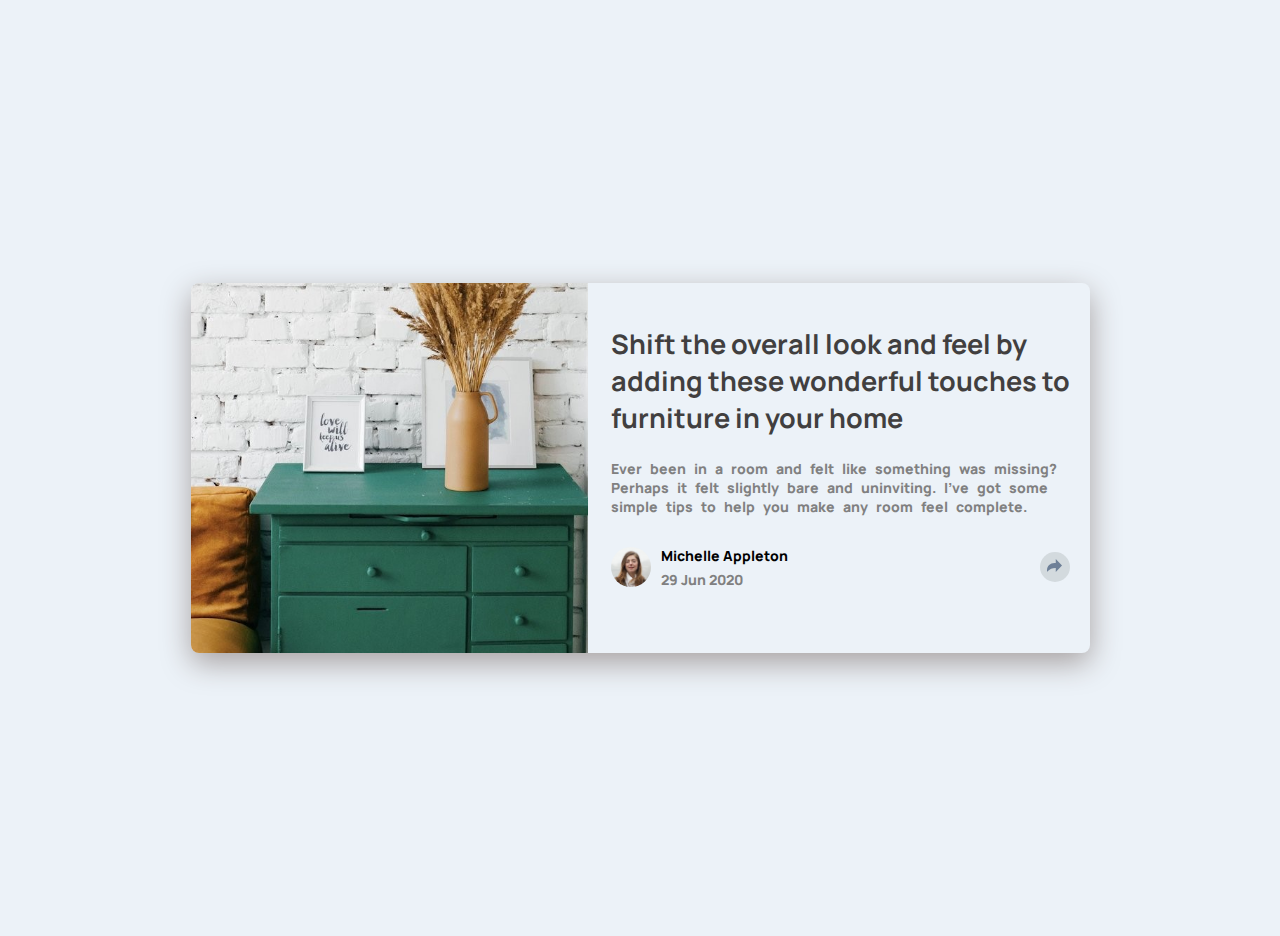
<file: Article Preview Component/index.html>
<!DOCTYPE html>
<html lang="en">

<head>
    <meta charset="UTF-8">
    <meta name="viewport" content="width=device-width, initial-scale=1.0">
    <link rel="stylesheet" href="artice touch.css">
    <link rel="preconnect" href="https://fonts.googleapis.com">
    <link rel="preconnect" href="https://fonts.gstatic.com" crossorigin>
    <link href="https://fonts.googleapis.com/css2?family=Manrope:wght@200..800&family=PT+Sans&display=swap"
        rel="stylesheet">
    <title>Document</title>
</head>

<body>
    <div class="card">
        <div class="banner">
            <img src="./article-preview-component-master/images/drawers.jpg" alt="">
        </div>
        <div class="content">
            <div class="first-section">
                <h2>Shift the overall look and feel by <br /> adding these wonderful
                    touches to <br /> furniture in your home</h2>
            </div>
            <div class="second-section">
                <p>Ever been in a room and felt like something was missing? <br />Perhaps
                    it felt slightly bare and uninviting. I’ve got some <br />simple tips
                    to help you make any room feel complete.</p>
            </div>
            <div class="social-section">
                <div class="profile">
                    <img height="40px" width="40px" style="border-radius: 100px;"
                        src="./article-preview-component-master/images/avatar-michelle.jpg" alt="">
                    <div class="name">
                        <p>Michelle Appleton</p>
                        <p style="color: grey;margin-top: 5px;">29 Jun 2020</p>
                    </div>
                </div>
                <div class="share">
                    <button class="share-button">
                        <img src="./article-preview-component-master/images/icon-share.svg" alt="">
                    </button>
                </div>
            </div>
        </div>
        <div class="sub-share">
            <p>SHARE</p>
            <a href="">
                <img src="./article-preview-component-master/images/icon-facebook.svg" alt="">
            </a><a href="">
                <img src="./article-preview-component-master/images/icon-twitter.svg" alt="">
            </a><a href="">
                <img src="./article-preview-component-master/images/icon-pinterest.svg" alt="">
            </a>
        </div>
    </div>
</body>
<script src="./article preview .js"></script>

</html>
</file>
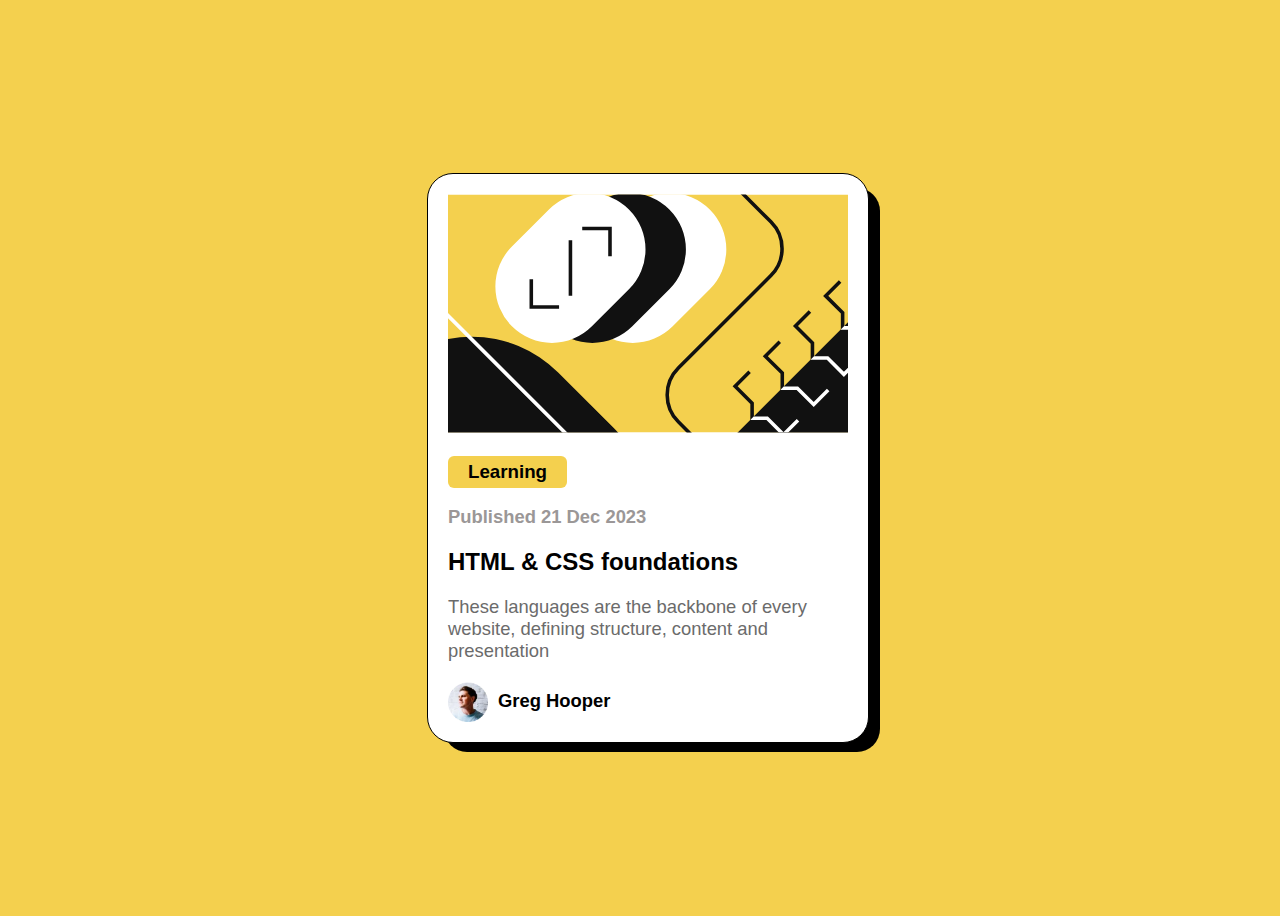
<file: Blog Preview Card/index.html>
<!DOCTYPE html>
<html lang="en">

<head>
    <meta charset="UTF-8">
    <meta name="viewport" content="width=device-width, initial-scale=1.0">
    <link rel="stylesheet" href="blog.css">
    <link rel="stylesheet" href="https://fonts.google.com/specimen/Figtree.css">
    <title>Document</title>
</head>

<body>
    <div class="card">
        <div class="img-box">
            <img src="./blog-preview-card-main/assets/images/illustration-article.svg" alt="">
        </div>
        <div class="img-content">
            <h3>Learning</h3>
            <p style="color: rgb(155, 151, 151);font-weight: 900;">Published 21 Dec 2023</p>
            <h2 style="padding:0;font-weight: 800;">HTML & CSS foundations</h2>
            <p>These languages are the backbone of every <br /> website, defining structure, content and <br />
                presentation </p>
            <div class="profile">
                <img width="40px" height="40px" src="./blog-preview-card-main//assets/images/image-avatar.webp" alt="">
                <p>Greg Hooper</p>
            </div>
        </div>
    </div>
</body>

</html>
</file>
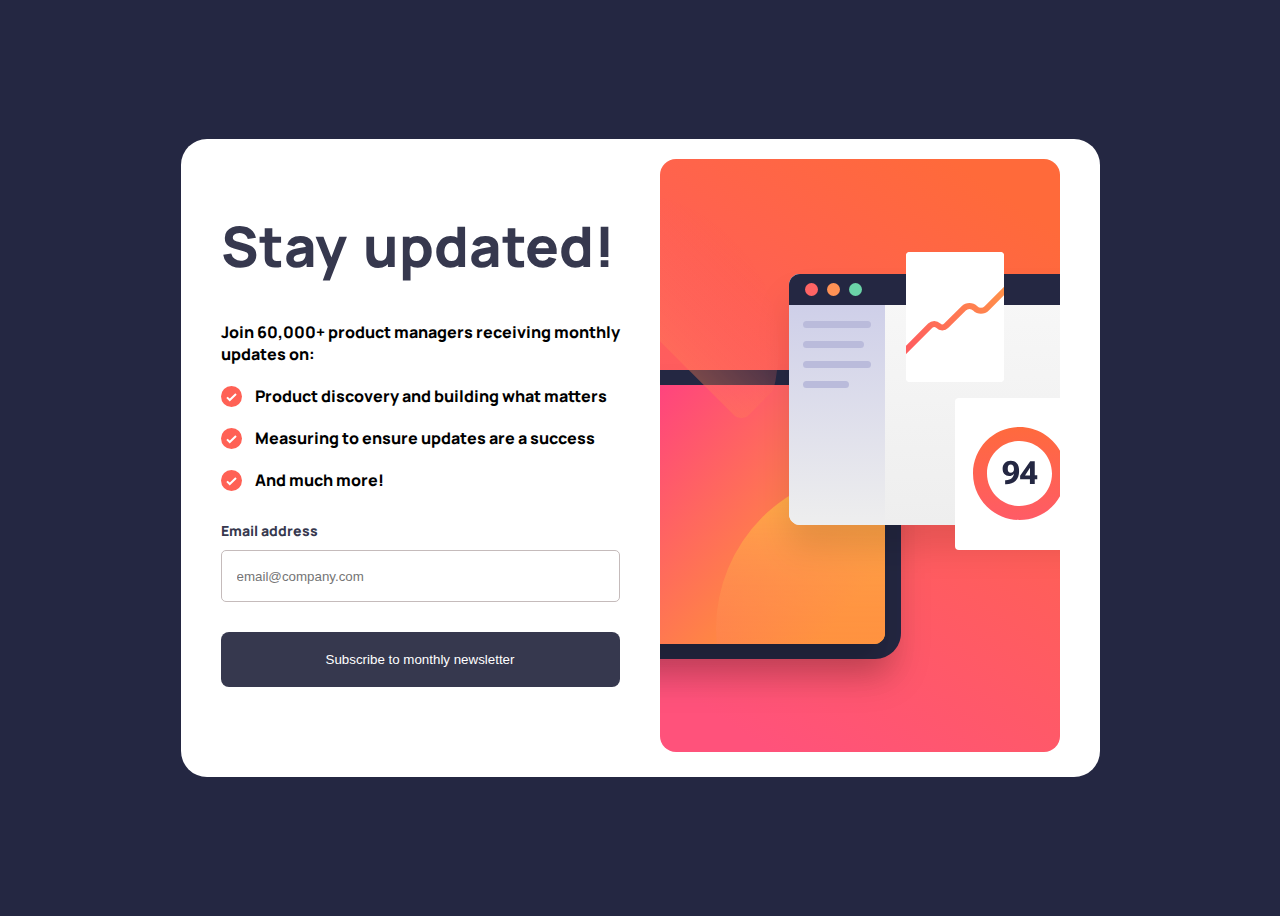
<file: Newsletter Sign-up/index.html>
<!DOCTYPE html>
<html lang="en">

<head>
  <meta charset="UTF-8">
  <meta name="viewport" content="width=device-width, initial-scale=1.0">
  <!-- displays site properly based on user's device -->

  <link rel="icon" type="image/png" sizes="32x32" href="./assets/images/favicon-32x32.png">

  <title>Frontend Mentor | Newsletter sign-up form with success message</title>
  <link rel="preconnect" href="https://fonts.googleapis.com">
  <link rel="preconnect" href="https://fonts.gstatic.com" crossorigin>
  <link
    href="https://fonts.googleapis.com/css2?family=Manrope:wght@200..800&family=PT+Sans&family=Roboto:ital,wght@0,100..900;1,100..900&display=swap"
    rel="stylesheet">
  <link rel="stylesheet" href="newsletter.css">
</head>
<div class="main-container">
  <div class="content">
    <div class="introduction-section">
      <h1>Stay updated!</h1>
      <p> Join 60,000+ product managers receiving monthly <br /> updates on:</p>
      <p><img src="./newsletter-sign-up-with-success-message-main/assets/images/icon-list.svg" alt=""> Product
        discovery and building what matters
      </p>
      <p><img src="./newsletter-sign-up-with-success-message-main/assets/images/icon-list.svg" alt=""> Measuring to
        ensure updates are a success
      </p>
      <p><img src="./newsletter-sign-up-with-success-message-main/assets/images/icon-list.svg" alt=""> And much more!
      </p>
    </div>
    <form action="./submit.html" method="get" name="form" class="newsletter-form">
      <label for="email">Email address</label>
      <input type="email" name="email" required placeholder="email@company.com" id="email">
      <button type="submit">Subscribe to monthly newsletter</button>
    </form>
  </div>
  <div class="banner">
    <img src="./newsletter-sign-up-with-success-message-main/assets/images/illustration-sign-up-desktop.svg"
      alt="illustration-sign-up-desktop">
  </div>
  <div>
  </div>
</div>
</body>
<script src="newsletter.js"></script>

</html>
</file>
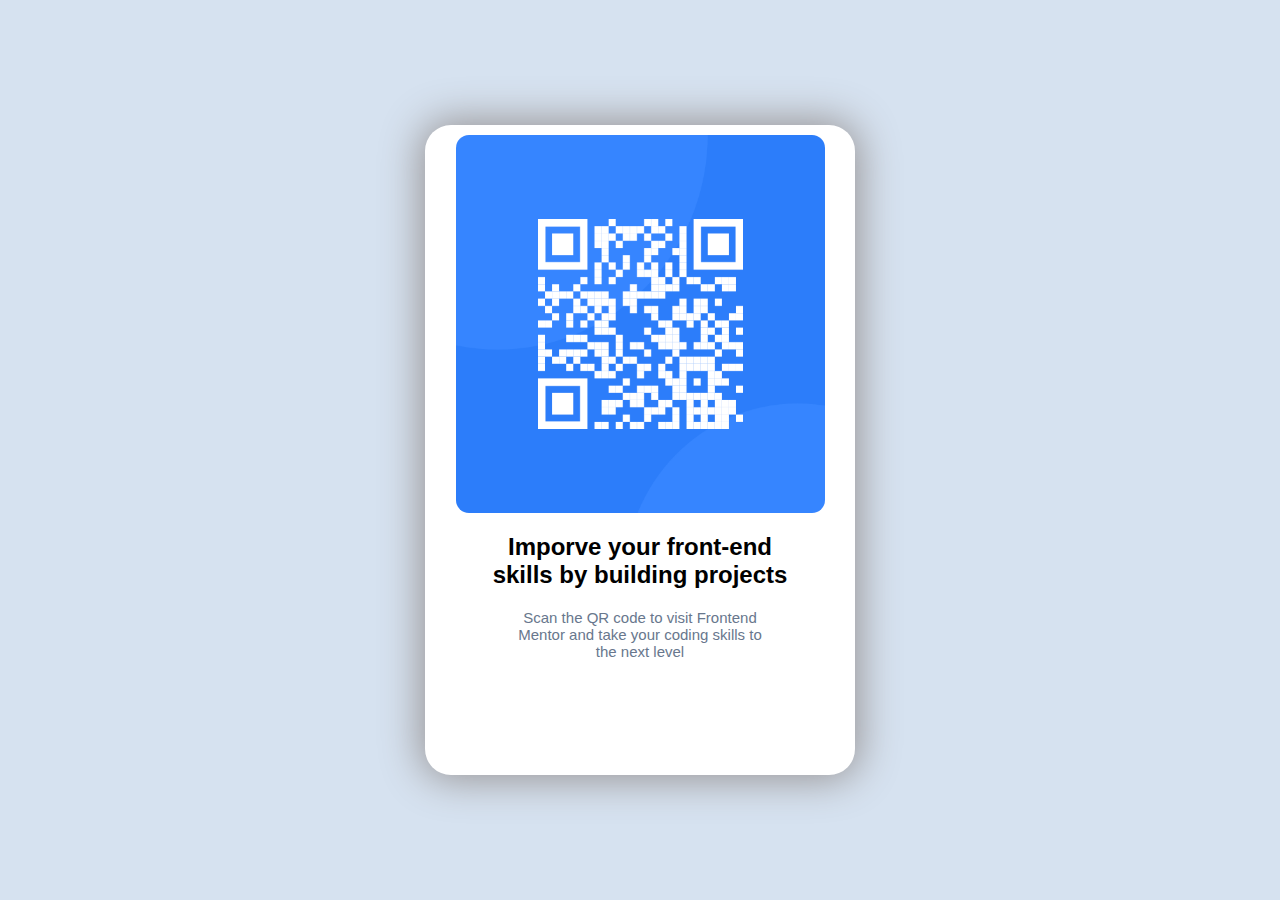
<file: QR_CODE_Component/index.html>
<!DOCTYPE html>
<html lang="en">

<head>
    <meta charset="UTF-8">
    <meta name="viewport" content="width=device-width, initial-scale=1.0">
    <link rel="stylesheet" href="https://fonts.google.com/specimen/Outfit">
    <link rel="stylesheet" href="qr_code.css">
    <title>QR code component</title>
</head>

<body>
    <div class="card">
        <div class="qr-box">
            <img src="./qr-code-component-main/images/image-qr-code.png" alt="">
        </div>
        <div class="qr-content">
            <h2>Imporve your front-end<br />skills by building projects</h2>
            <p>Scan the QR code to visit Frontend <br />Mentor and take your coding skills to <br />the next level </p>
        </div>
    </div>
</body>

</html>
</file>
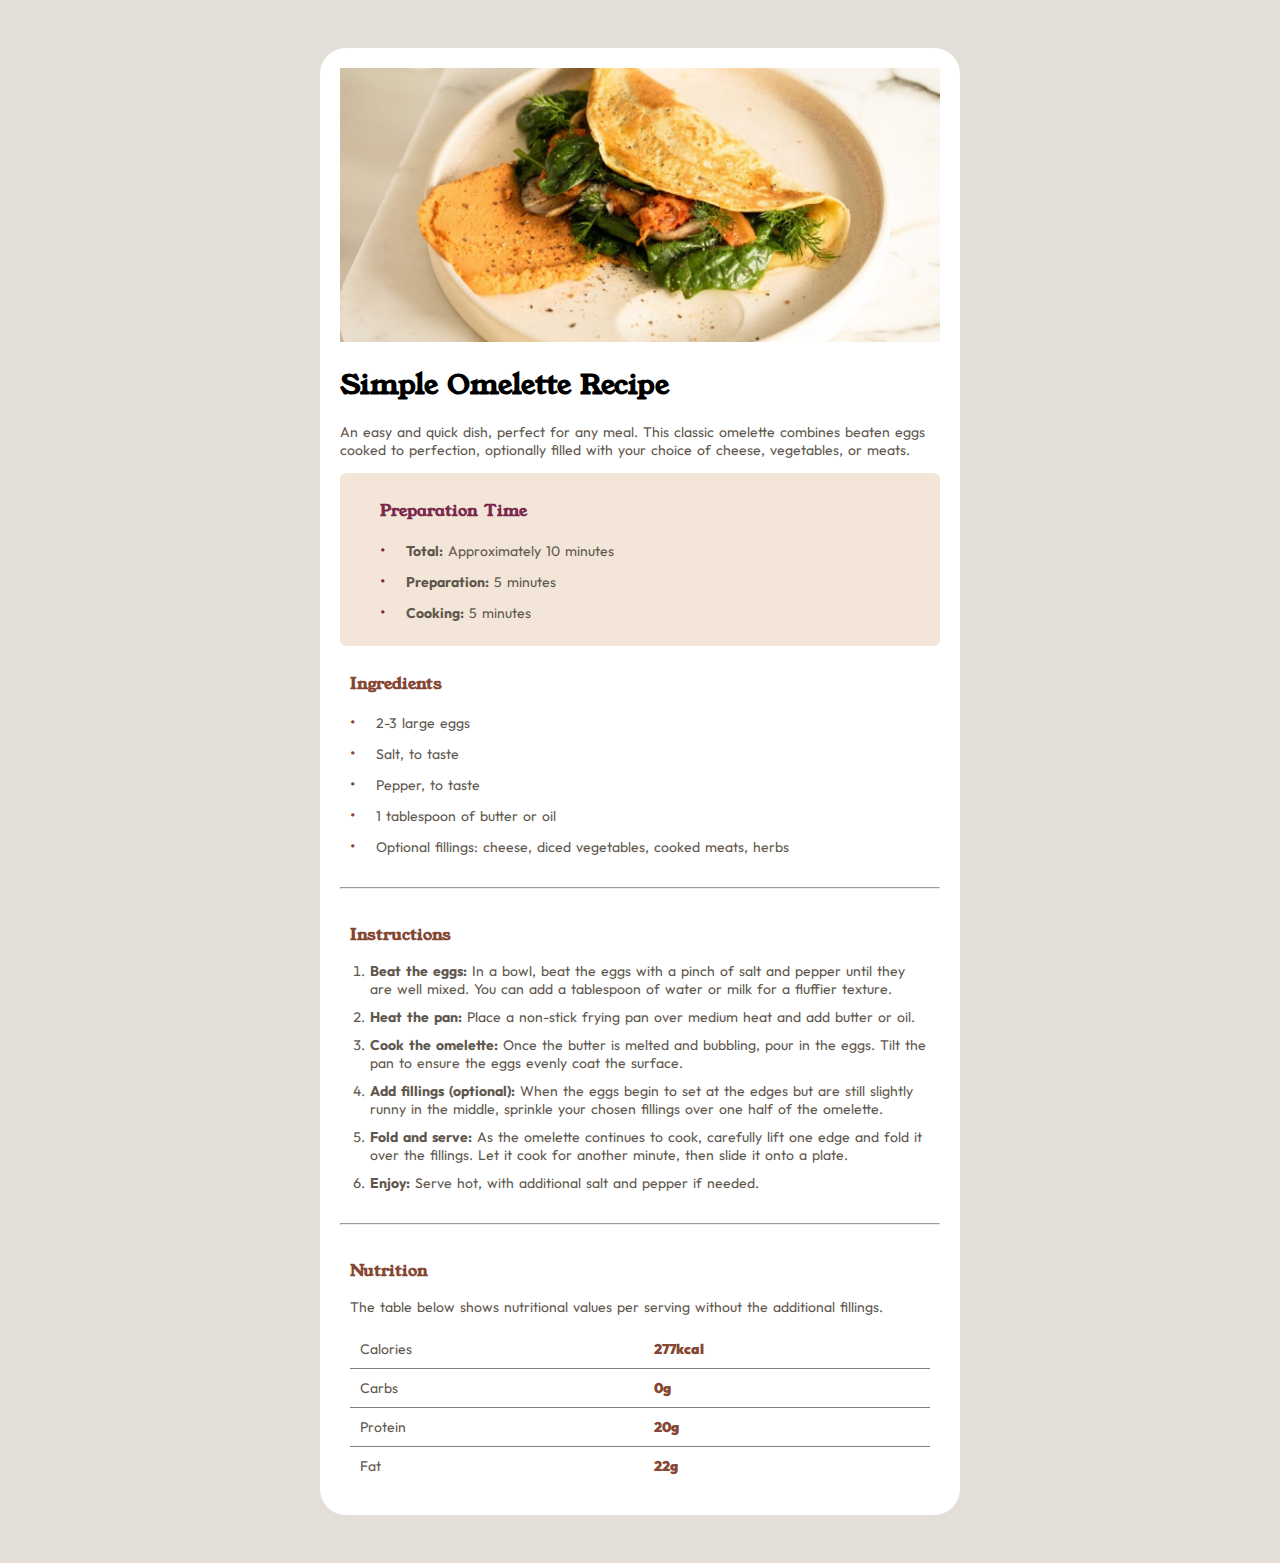
<file: Recipe Page/index.html>
<!DOCTYPE html>
<html lang="en">

<head>
    <meta charset="UTF-8">
    <meta name="viewport" content="width=device-width, initial-scale=1.0">
    <link rel="stylesheet" href="recipe.css">
    <link href="https://fonts.googleapis.com/css2?family=Young+Serif&display=swap" rel="stylesheet">
    <link href="https://fonts.googleapis.com/css2?family=Outfit&display=swap" rel="stylesheet">
    <title>Document</title>
</head>

<body>
    <div class="card">
        <div class="banner">
            <img src="./recipe-page-main/assets/images/image-omelette.jpeg" alt="">
        </div>
        <div class="intro-section">
            <h1 style="    color: black;"> Simple Omelette Recipe</h1>
            <p>An easy and quick dish, perfect for any meal. This classic omelette combines beaten eggs cooked
                to perfection, optionally filled with your choice of cheese, vegetables, or meats.</p>
        </div>
        <div class="preparation-section">
            <h3>Preparation Time</h3>
            <ul>
                <li><span>Total:</span> Approximately 10 minutes</li>
                <li><span>Preparation:</span> 5 minutes</li>
                <li><span>Cooking:</span> 5 minutes</li>
            </ul>
        </div>
        <div class="ingredients-section">
            <h3>Ingredients</h3>
            <ul>
                <li>2-3 large eggs</li>
                <li>Salt, to taste</li>
                <li>Pepper, to taste</li>
                <li>1 tablespoon of butter or oil</li>
                <li>Optional fillings: cheese, diced vegetables, cooked meats, herbs</li>
            </ul>
        </div>
        <hr>
        <div class="instructions-section">
            <h3>Instructions</h3>
            <ul>
                <li><span>Beat the eggs: </span>In a bowl, beat the eggs with a pinch of salt and pepper until they are
                    well mixed.
                    You can add a tablespoon of water or milk for a fluffier texture.</li>
                <li><span>Heat the pan: </span>Place a non-stick frying pan over medium heat and add butter or oil.</li>
                <li><span>Cook the omelette: </span>Once the butter is melted and bubbling, pour in the eggs. Tilt the
                    pan to ensure
                    the eggs evenly coat the surface.</li>
                <li> <span>Add fillings (optional): </span> When the eggs begin to set at the edges but are still
                    slightly runny in the
                    middle, sprinkle your chosen fillings over one half of the omelette.</li>
                <li><span>Fold and serve:</span> As the omelette continues to cook, carefully lift one edge and fold it
                    over the
                    fillings. Let it cook for another minute, then slide it onto a plate.</li>
                <li><span>Enjoy: </span> Serve hot, with additional salt and pepper if needed.</li>
            </ul>
        </div>
        <hr>
        <div class="nutrition-section">
            <h3>Nutrition</h3>
            <p> The table below shows nutritional values per serving without the additional fillings.</p>
            <table>
                <tr>
                    <td>Calories</td>
                    <td>277kcal</td>
                </tr>
                <tr>
                    <td>Carbs</td>
                    <td>0g</td>
                </tr>
                <tr>
                    <td>Protein</td>
                    <td>20g</td>
                </tr>
                <tr>
                    <td>Fat</td>
                    <td>22g</td>
                </tr>
            </table>
        </div>
    </div>
</body>

</html>
</file>
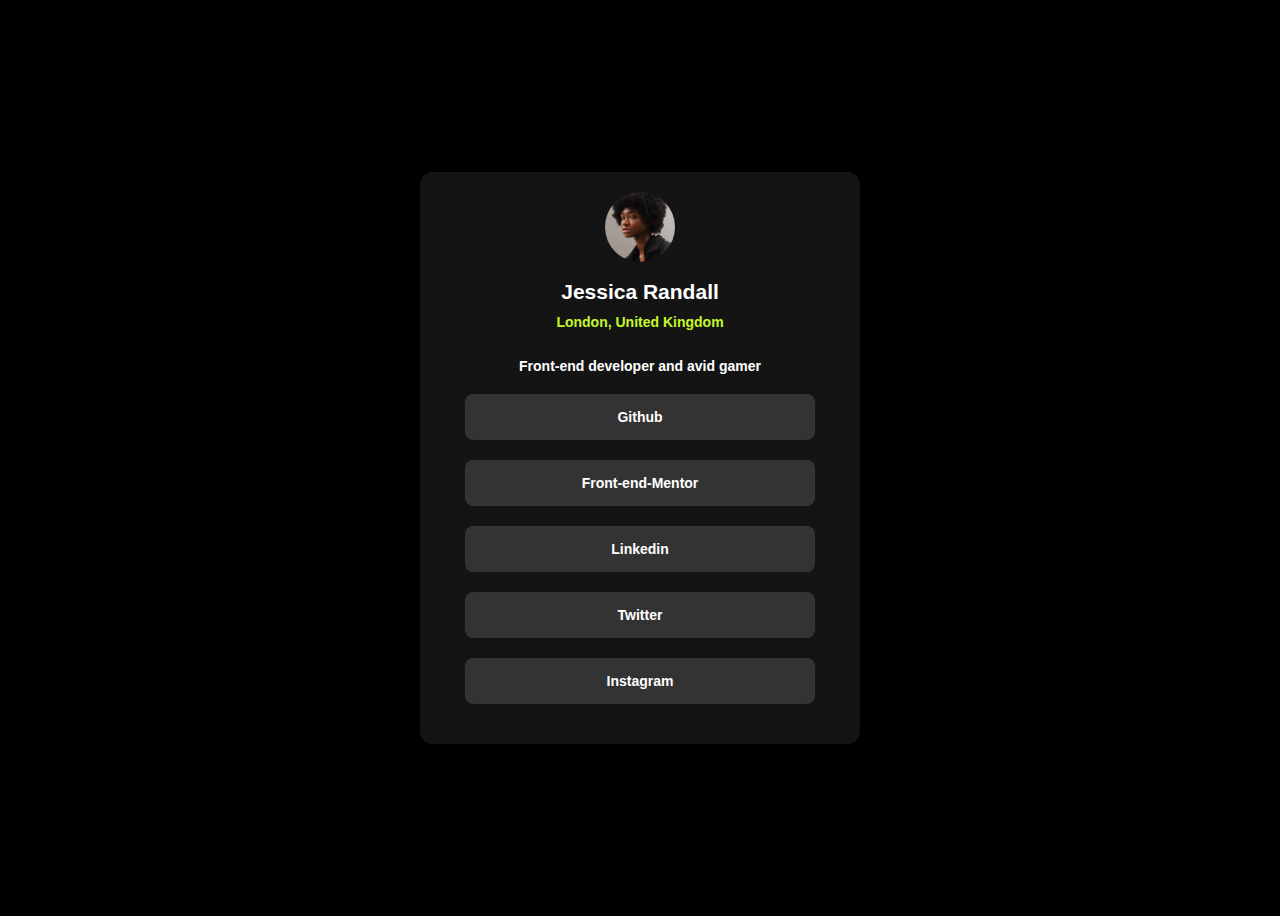
<file: Social Links Profile/index.html>
<!DOCTYPE html>
<html lang="en">

<head>
    <meta charset="UTF-8">
    <meta name="viewport" content="width=device-width, initial-scale=1.0">
    <link rel="stylesheet" href="social.css">
    <title>Document</title>
</head>

<body>
    <div class="card">
        <div class="profile">
            <div class="profile-main">
                <img src="./social-links-profile-main/assets/images/avatar-jessica.jpeg" width="70px" height="70px"
                    alt="">
                <h2>Jessica Randall</h2>
                <p style="color: hsl(75, 94%, 57%);">London, United Kingdom</p>
            </div>
            <div class="profile-footer">
                <p>Front-end developer and avid gamer</p>
            </div>
        </div>
        <div class="accounts">
            <ul>
                <li><a href="#">Github</a></li>
                <li><a href="#">Front-end-Mentor</a></li>
                <li><a href="#">Linkedin</a></li>
                <li><a href="#">Twitter</a></li>
                <li><a href="#">Instagram</a></li>
            </ul>
        </div>
    </div>
</body>

</html>
</file>
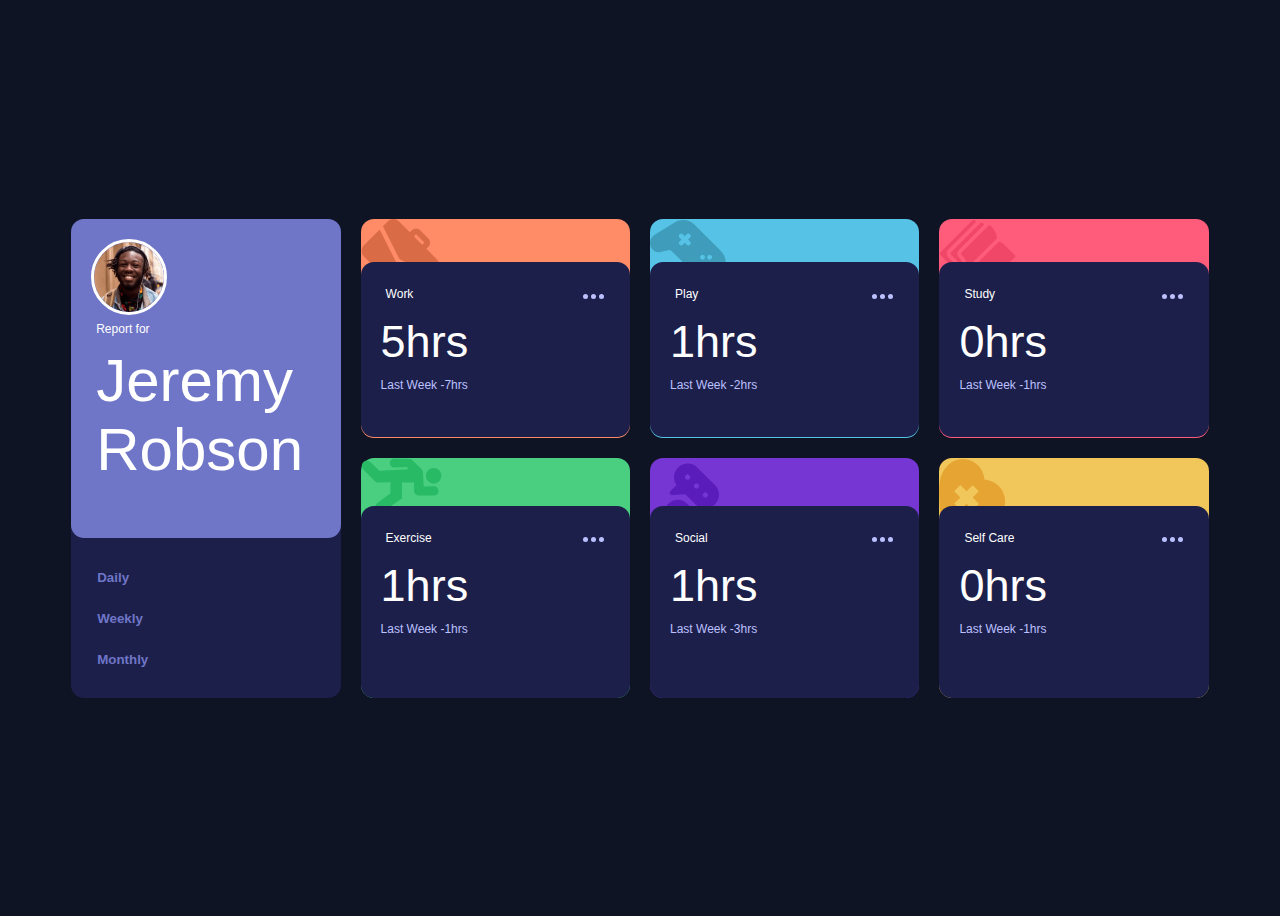
<file: Time DashBoard/index.html>
<!DOCTYPE html>
<html lang="en">

<head>
    <meta charset="UTF-8">
    <meta name="viewport" content="width=device-width, initial-scale=1.0">
    <link rel="stylesheet" href="dashboard.css">
    <title>Time DashBoard</title>
</head>

<body>
    <div class="main-container">
        <div class="profile-card">
            <div class="profile">
                <img src="./time-tracking-dashboard-main/images/image-jeremy.png" alt="">
                <div>
                    <p>Report for</p>
                    <h1>Jeremy Robson</h1>
                </div>
            </div>
            <div class="schedule-card">
                <ul>
                    <li><button value="daily">Daily</button></li>
                    <li><button value="weekly">Weekly</button></li>
                    <li><button value="monthly">Monthly</button></li>
                </ul>
            </div>
        </div>
    </div>
</body>
<script src="dashboardUI.js"></script>
<script src="dashboardData.js"></script>

</html>
</file>
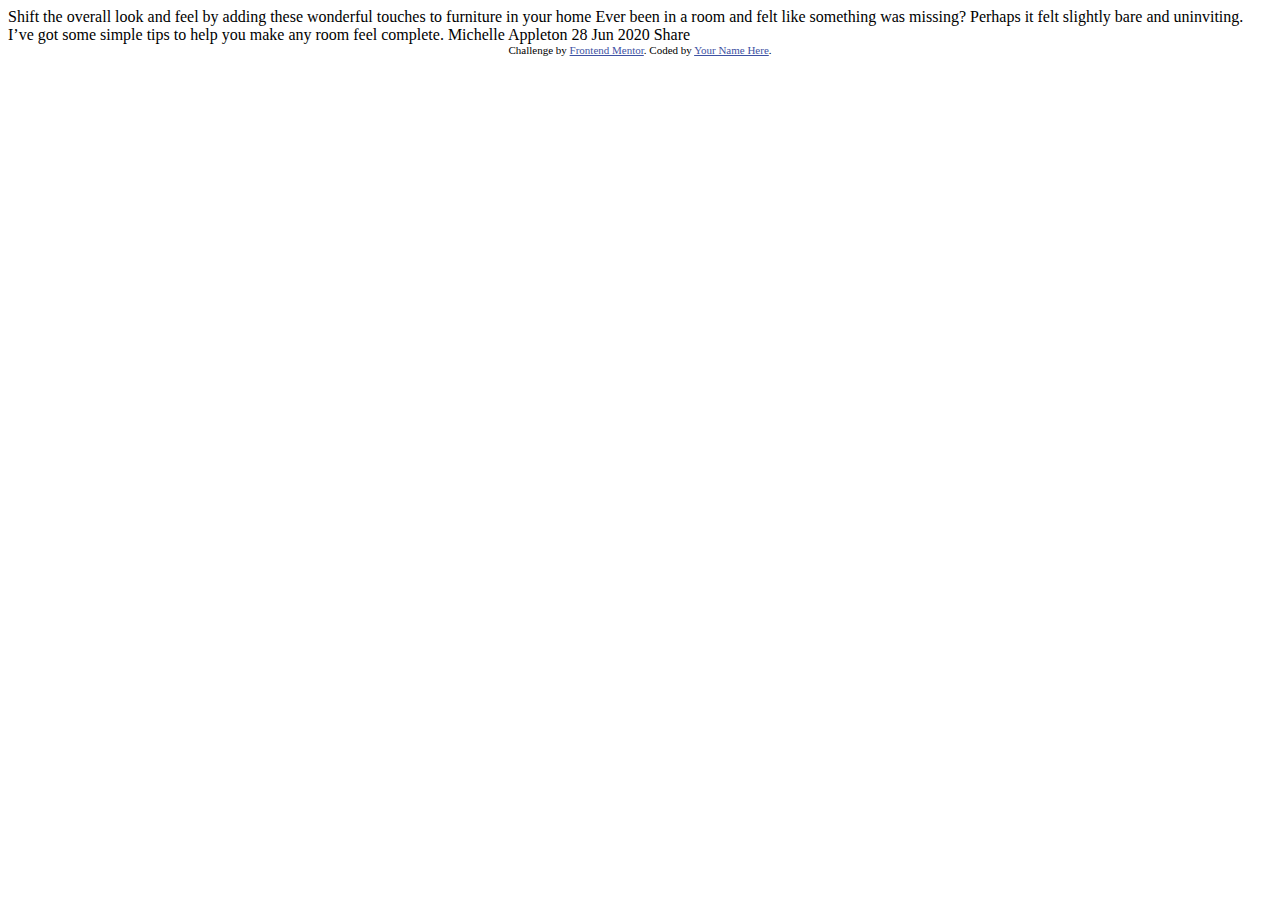
<file: Article Preview Component/article-preview-component-master/index.html>
<!DOCTYPE html>
<html lang="en">
<head>
  <meta charset="UTF-8">
  <meta name="viewport" content="width=device-width, initial-scale=1.0"> <!-- displays site properly based on user's device -->

  <link rel="icon" type="image/png" sizes="32x32" href="./images/favicon-32x32.png">
  
  <title>Frontend Mentor | Article preview component</title>

  <!-- Feel free to remove these styles or customise in your own stylesheet 👍 -->
  <style>
    .attribution { font-size: 11px; text-align: center; }
    .attribution a { color: hsl(228, 45%, 44%); }
  </style>
</head>
<body>

  Shift the overall look and feel by adding these wonderful 
  touches to furniture in your home

  Ever been in a room and felt like something was missing? Perhaps 
  it felt slightly bare and uninviting. I’ve got some simple tips 
  to help you make any room feel complete.

  Michelle Appleton
  28 Jun 2020

  Share
  
  <div class="attribution">
    Challenge by <a href="https://www.frontendmentor.io?ref=challenge" target="_blank">Frontend Mentor</a>. 
    Coded by <a href="#">Your Name Here</a>.
  </div>
</body>
</html>
</file>
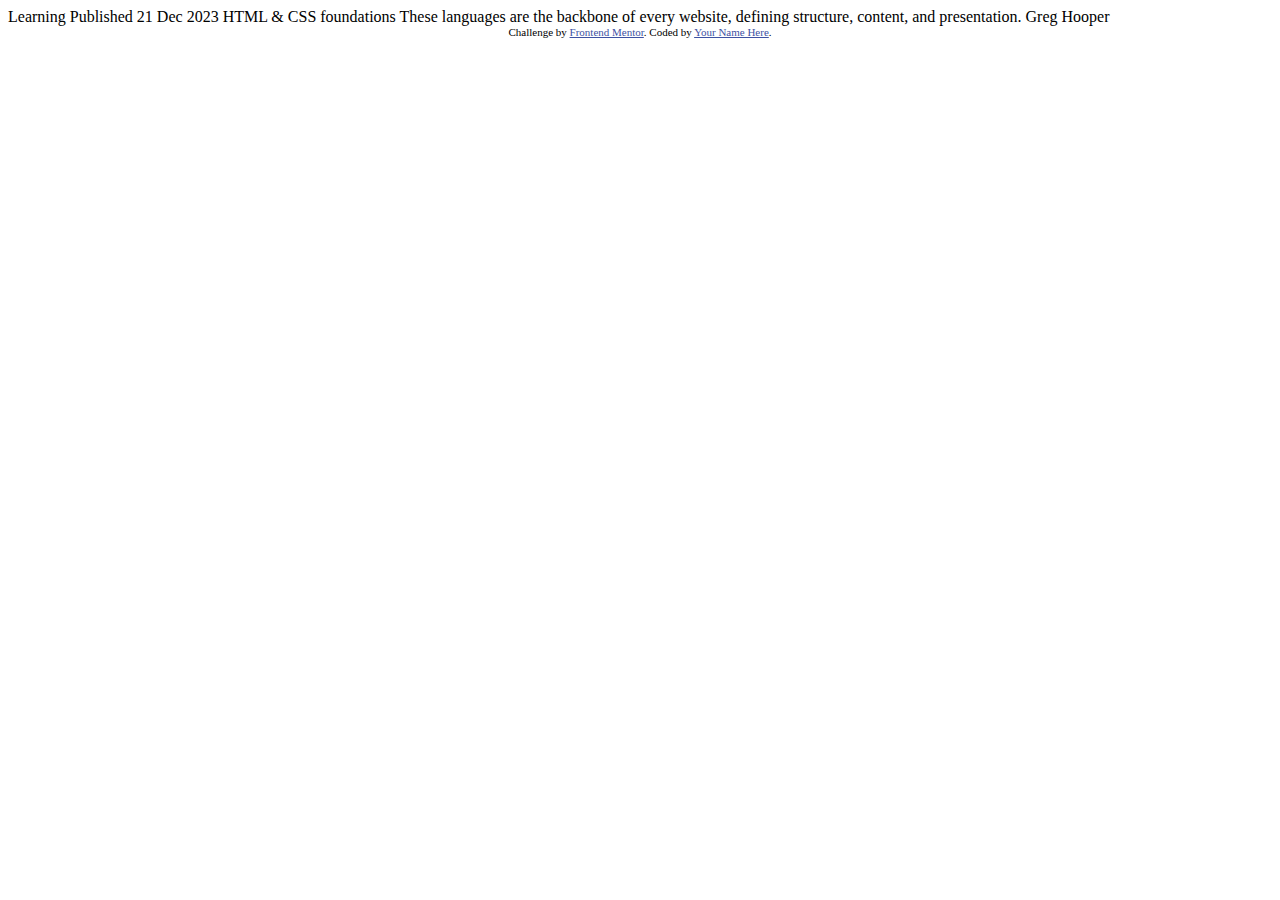
<file: Blog Preview Card/blog-preview-card-main/index.html>
<!DOCTYPE html>
<html lang="en">
<head>
  <meta charset="UTF-8">
  <meta name="viewport" content="width=device-width, initial-scale=1.0"> <!-- displays site properly based on user's device -->

  <link rel="icon" type="image/png" sizes="32x32" href="./assets/images/favicon-32x32.png">
  
  <title>Frontend Mentor | Blog preview card</title>

  <!-- Feel free to remove these styles or customise in your own stylesheet 👍 -->
  <style>
    .attribution { font-size: 11px; text-align: center; }
    .attribution a { color: hsl(228, 45%, 44%); }
  </style>
</head>
<body>

  Learning

  Published 21 Dec 2023

  HTML & CSS foundations

  These languages are the backbone of every website, defining structure, content, and presentation.

  Greg Hooper
  
  <div class="attribution">
    Challenge by <a href="https://www.frontendmentor.io?ref=challenge" target="_blank">Frontend Mentor</a>. 
    Coded by <a href="#">Your Name Here</a>.
  </div>
</body>
</html>
</file>
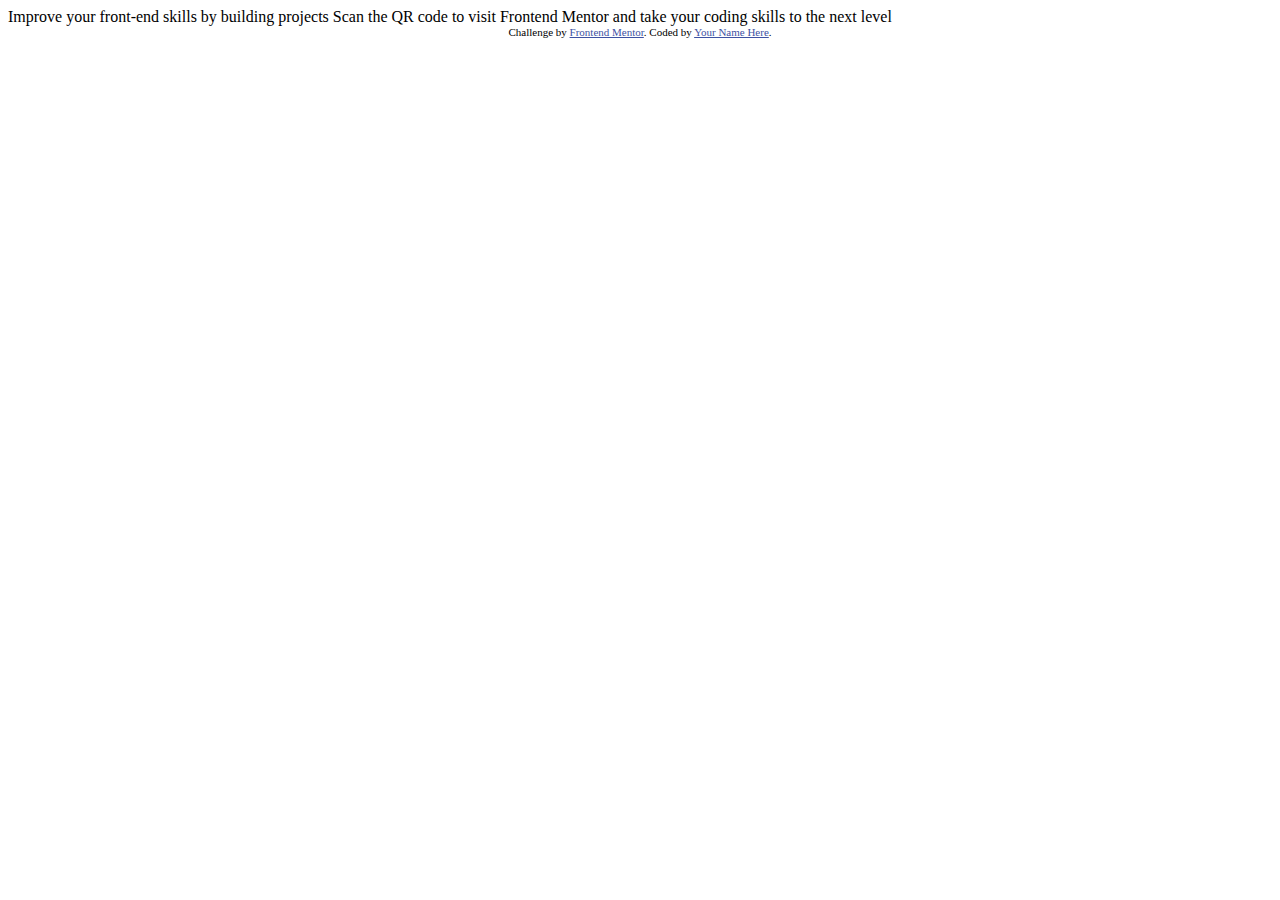
<file: QR_CODE/qr-code-component-main/index.html>
<!DOCTYPE html>
<html lang="en">
<head>
  <meta charset="UTF-8">
  <meta name="viewport" content="width=device-width, initial-scale=1.0"> <!-- displays site properly based on user's device -->

  <link rel="icon" type="image/png" sizes="32x32" href="./images/favicon-32x32.png">
  
  <title>Frontend Mentor | QR code component</title>

  <!-- Feel free to remove these styles or customise in your own stylesheet 👍 -->
  <style>
    .attribution { font-size: 11px; text-align: center; }
    .attribution a { color: hsl(228, 45%, 44%); }
  </style>
</head>
<body>

  Improve your front-end skills by building projects

  Scan the QR code to visit Frontend Mentor and take your coding skills to the next level
  
  <div class="attribution">
    Challenge by <a href="https://www.frontendmentor.io?ref=challenge" target="_blank">Frontend Mentor</a>. 
    Coded by <a href="#">Your Name Here</a>.
  </div>
</body>
</html>
</file>
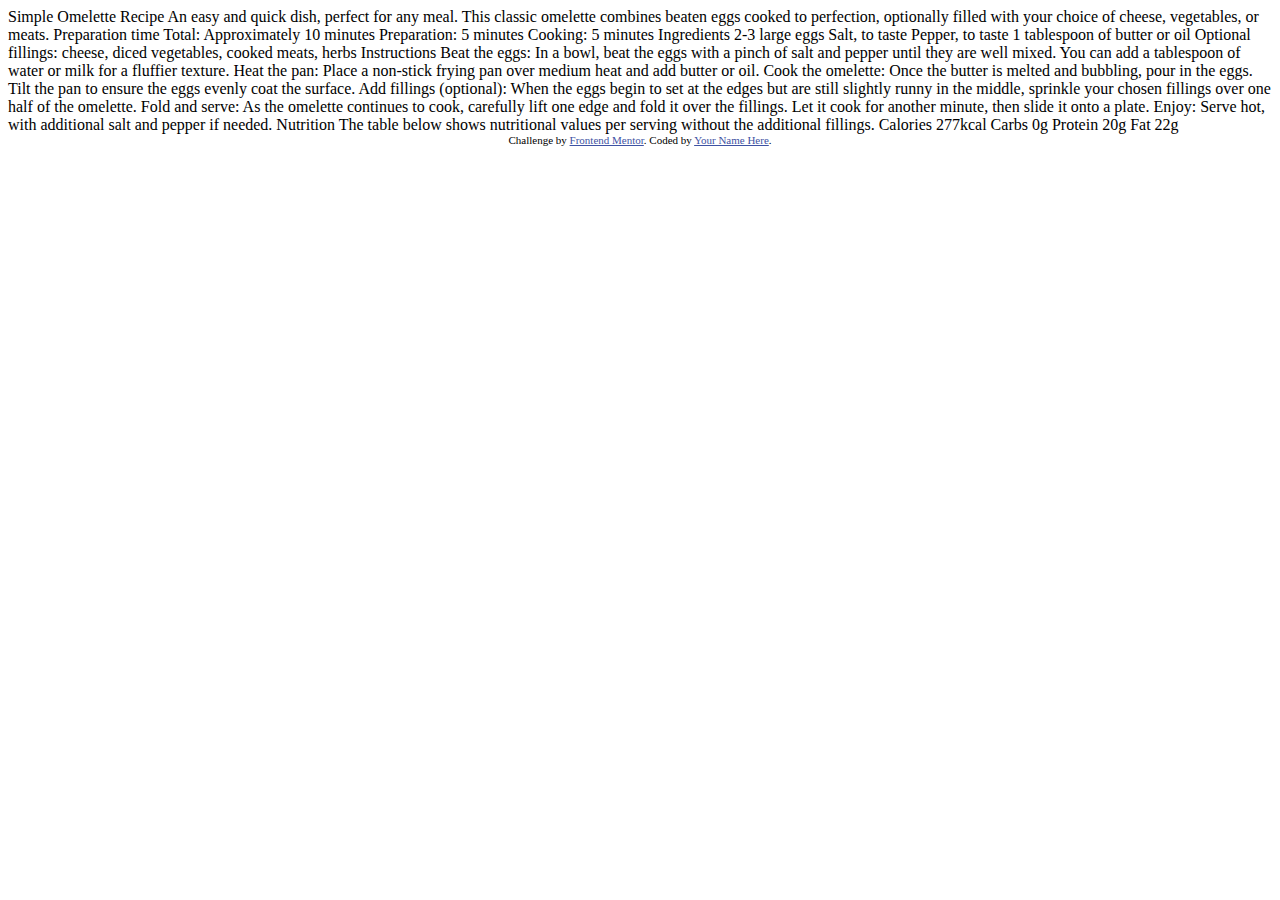
<file: Recipe Page/recipe-page-main/index.html>
<!DOCTYPE html>
<html lang="en">
<head>
  <meta charset="UTF-8">
  <meta name="viewport" content="width=device-width, initial-scale=1.0"> <!-- displays site properly based on user's device -->

  <link rel="icon" type="image/png" sizes="32x32" href="./assets/images/favicon-32x32.png">
  
  <title>Frontend Mentor | Recipe page</title>

  <!-- Feel free to remove these styles or customise in your own stylesheet 👍 -->
  <style>
    .attribution { font-size: 11px; text-align: center; }
    .attribution a { color: hsl(228, 45%, 44%); }
  </style>
</head>
<body>

  Simple Omelette Recipe

  An easy and quick dish, perfect for any meal. This classic omelette combines beaten eggs cooked 
  to perfection, optionally filled with your choice of cheese, vegetables, or meats.

  Preparation time

  Total: Approximately 10 minutes
  Preparation: 5 minutes
  Cooking: 5 minutes

  Ingredients

  2-3 large eggs
  Salt, to taste
  Pepper, to taste
  1 tablespoon of butter or oil
  Optional fillings: cheese, diced vegetables, cooked meats, herbs

  Instructions

  Beat the eggs: In a bowl, beat the eggs with a pinch of salt and pepper until they are well mixed. 
  You can add a tablespoon of water or milk for a fluffier texture.

  Heat the pan: Place a non-stick frying pan over medium heat and add butter or oil.

  Cook the omelette: Once the butter is melted and bubbling, pour in the eggs. Tilt the pan to ensure 
  the eggs evenly coat the surface.

  Add fillings (optional): When the eggs begin to set at the edges but are still slightly runny in the 
  middle, sprinkle your chosen fillings over one half of the omelette.

  Fold and serve: As the omelette continues to cook, carefully lift one edge and fold it over the 
  fillings. Let it cook for another minute, then slide it onto a plate.

  Enjoy: Serve hot, with additional salt and pepper if needed.

  Nutrition

  The table below shows nutritional values per serving without the additional fillings.

  Calories
  277kcal

  Carbs
  0g

  Protein
  20g

  Fat
  22g
  
  <div class="attribution">
    Challenge by <a href="https://www.frontendmentor.io?ref=challenge" target="_blank">Frontend Mentor</a>. 
    Coded by <a href="#">Your Name Here</a>.
  </div>
</body>
</html>
</file>
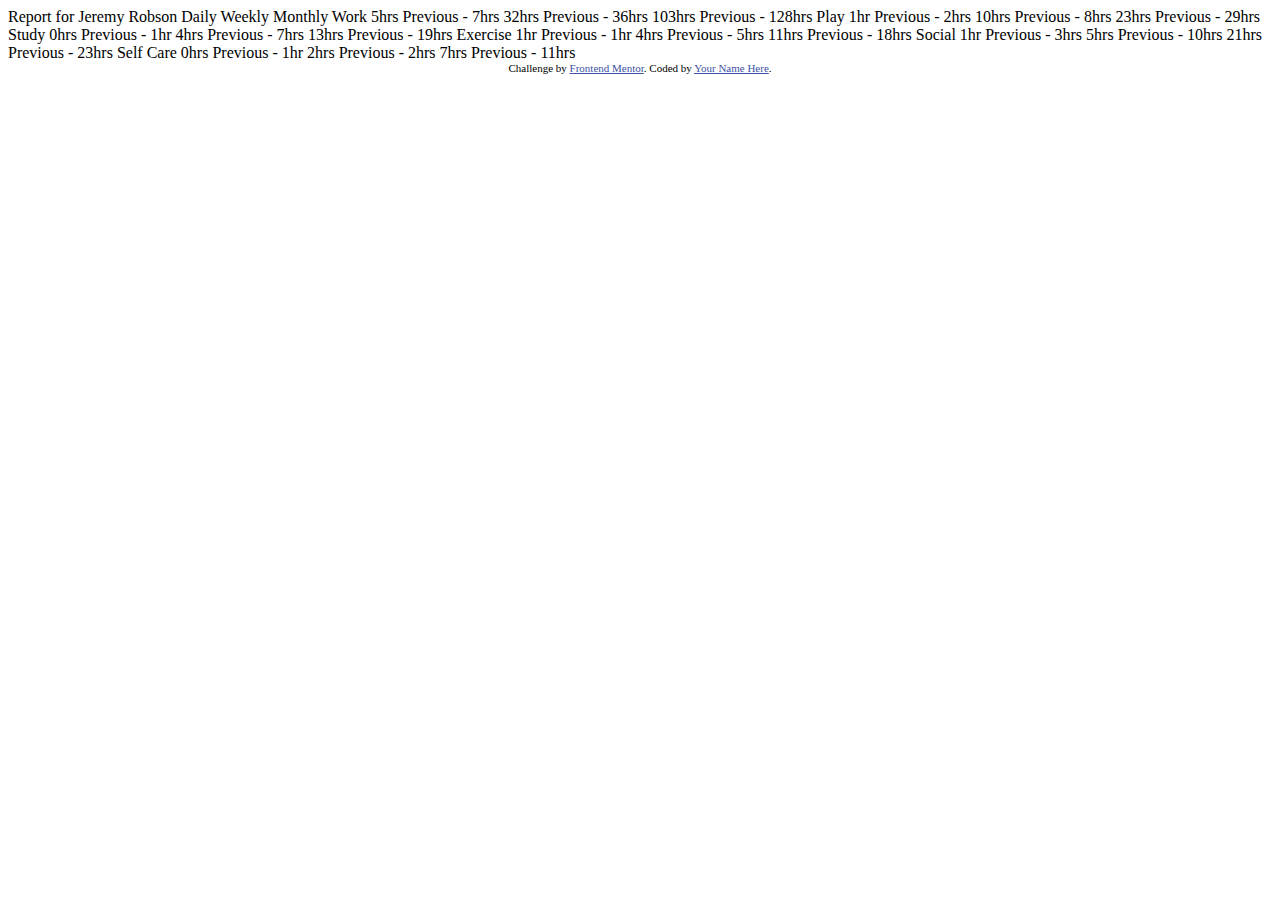
<file: Time DashBoard/time-tracking-dashboard-main/index.html>
<!DOCTYPE html>
<html lang="en">
<head>
  <meta charset="UTF-8">
  <meta name="viewport" content="width=device-width, initial-scale=1.0"> <!-- displays site properly based on user's device -->

  <link rel="icon" type="image/png" sizes="32x32" href="./images/favicon-32x32.png">
  
  <title>Frontend Mentor | Time tracking dashboard</title>

  <!-- Feel free to remove these styles or customise in your own stylesheet 👍 -->
  <style>
    .attribution { font-size: 11px; text-align: center; }
    .attribution a { color: hsl(228, 45%, 44%); }
  </style>
</head>
<body>

  Report for
  Jeremy Robson

  Daily
  Weekly
  Monthly

  Work
  5hrs <!-- daily -->
  Previous - 7hrs <!-- daily -->
  32hrs <!-- weekly -->
  Previous - 36hrs <!-- weekly -->
  103hrs <!-- monthly -->
  Previous - 128hrs <!-- monthly -->

  Play
  1hr <!-- daily -->
  Previous - 2hrs <!-- daily -->
  10hrs <!-- weekly -->
  Previous - 8hrs <!-- weekly -->
  23hrs <!-- monthly -->
  Previous - 29hrs <!-- monthly -->

  Study
  0hrs <!-- daily -->
  Previous - 1hr <!-- daily -->
  4hrs <!-- weekly -->
  Previous - 7hrs <!-- weekly -->
  13hrs <!-- monthly -->
  Previous - 19hrs <!-- monthly -->

  Exercise
  1hr <!-- daily -->
  Previous - 1hr <!-- daily -->
  4hrs <!-- weekly -->
  Previous - 5hrs <!-- weekly -->
  11hrs <!-- monthly -->
  Previous - 18hrs <!-- monthly -->

  Social
  1hr <!-- daily -->
  Previous - 3hrs <!-- daily -->
  5hrs <!-- weekly -->
  Previous - 10hrs <!-- weekly -->
  21hrs <!-- monthly -->
  Previous - 23hrs <!-- monthly -->

  Self Care
  0hrs <!-- daily -->
  Previous - 1hr <!-- daily -->
  2hrs <!-- weekly -->
  Previous - 2hrs <!-- weekly -->
  7hrs <!-- monthly -->
  Previous - 11hrs <!-- monthly -->

  
  <div class="attribution">
    Challenge by <a href="https://www.frontendmentor.io?ref=challenge" target="_blank">Frontend Mentor</a>. 
    Coded by <a href="#">Your Name Here</a>.
  </div>
</body>
</html>
</file>
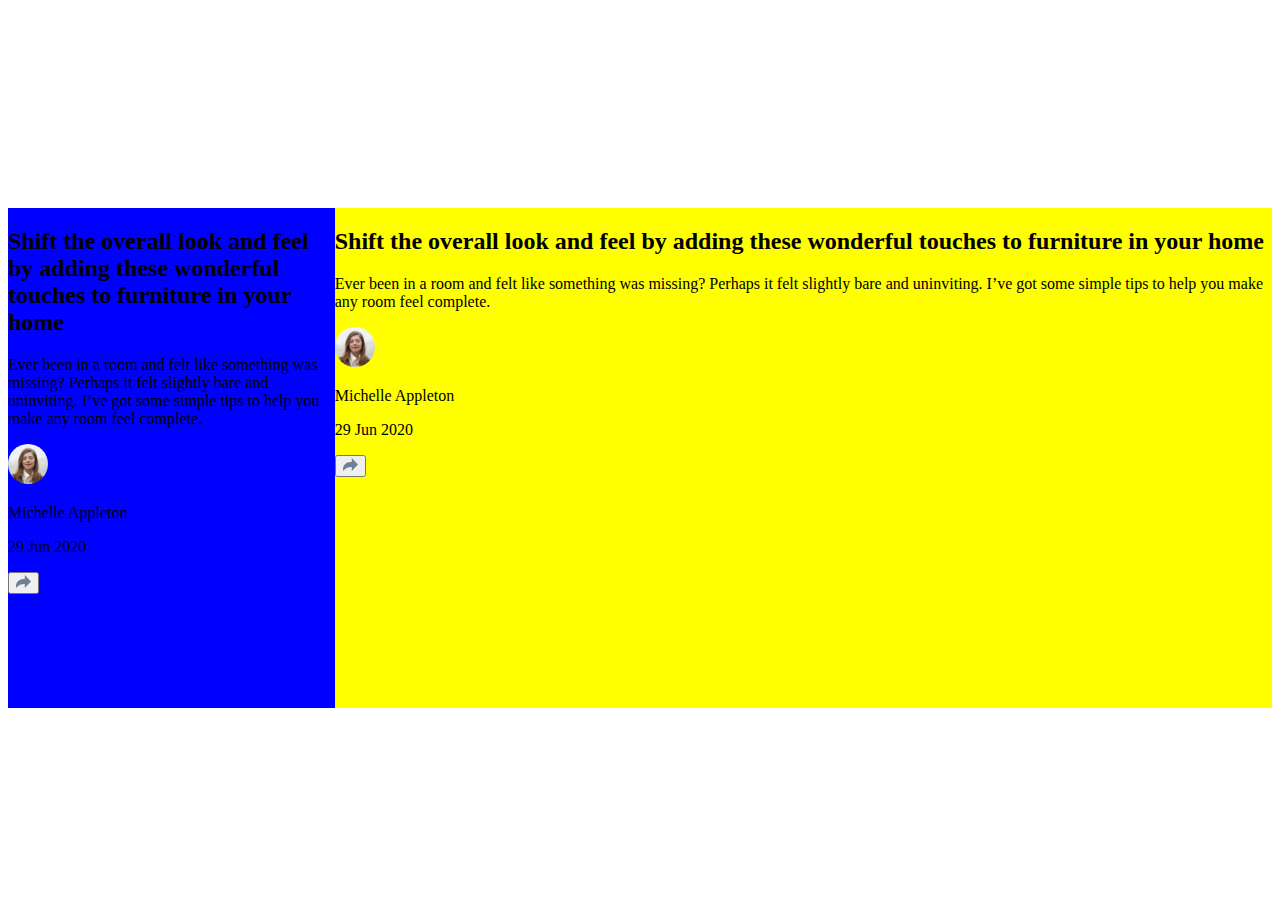
<file: rg.html>
<!DOCTYPE html>
<html lang="en">

<head>
    <meta charset="UTF-8">
    <meta name="viewport" content="width=device-width, initial-scale=1.0">
    <title>Document</title>
</head>
<style>
    body {
        display: flex;
        justify-content: center;
        align-items: center;
        height: 100vh;
    }

    .first {
        width: 1500px;
        height: 500px;
        background-color: red;
        display: flex;
    }

    .second {
        background-color: blue;
        width: 30%;
    }

    .second>img {
        width: 100%;
        height: 100%;
    }

    .third {
        background-color: yellow;
    }
</style>

<body>
    <div class="first">
        <div class="second">
            <div class="first-section">
                <h2>Shift the overall look and feel by adding these wonderful
                    touches to furniture in your home</h2>
            </div>
            <div class="second-section">
                <p>Ever been in a room and felt like something was missing? Perhaps
                    it felt slightly bare and uninviting. I’ve got some simple tips
                    to help you make any room feel complete.</p>
            </div>
            <div class="social-section">
                <div class="profile">
                    <img height="40px" width="40px" style="border-radius: 100px;"
                        src="./Article Preview Component/article-preview-component-master/images/avatar-michelle.jpg"
                        alt="">
                    <div class="name">
                        <p>Michelle Appleton</p>
                        <p>29 Jun 2020</p>
                    </div>
                </div>
                <div class="share">
                    <button class="share-button">
                        <img src="./Article Preview Component/article-preview-component-master/images/icon-share.svg"
                            alt="">
                    </button>
                </div>
            </div>
        </div>
        <div class="third">
            <div class="first-section">
                <h2>Shift the overall look and feel by adding these wonderful
                    touches to furniture in your home</h2>
            </div>
            <div class="second-section">
                <p>Ever been in a room and felt like something was missing? Perhaps
                    it felt slightly bare and uninviting. I’ve got some simple tips
                    to help you make any room feel complete.</p>
            </div>
            <div class="social-section">
                <div class="profile">
                    <img height="40px" width="40px" style="border-radius: 100px;"
                        src="./Article Preview Component/article-preview-component-master/images/avatar-michelle.jpg"
                        alt="">
                    <div class="name">
                        <p>Michelle Appleton</p>
                        <p>29 Jun 2020</p>
                    </div>
                </div>
                <div class="share">
                    <button class="share-button">
                        <img src="./Article Preview Component/article-preview-component-master/images/icon-share.svg"
                            alt="">
                    </button>
                </div>
            </div>
        </div>
    </div>
</body>

</html>
</file>
<file: Article Preview Component/artice touch.css>
body {
    height: 100vh;
    display: flex;
    justify-content: center;
    align-items: center;
    font-family: "Manrope", sans-serif;
    font-size: 18px;
    font-weight: 900;
    background-color: hsl(210, 46%, 95%);
    padding: 10px;
}

button,
a {
    cursor: pointer;
}

.card {
    display: flex;
    box-shadow: 0px 10px 30px 0px rgb(167, 161, 161);
    border-radius: 8px 8px 8px 8px;
    position: relative;
}

.banner {
    max-width: 400px;
    max-height: 370px;
}

.banner>img {
    height: 100%;
    border-radius: 8px 0px 0px 8px;
}

.content {
    padding: 20px;
}

.first-section {
    color: rgb(65, 63, 63);
}

.second-section {
    font-size: 14px;
    color: grey;
    word-spacing: 5px;
}

.social-section {
    display: flex;
    align-items: center;
    justify-content: space-between;
    position: relative;
    margin-top: 30px;
}

.profile {
    display: flex;
    align-items: center;
    font-size: 14px;
}

.share {
    position: relative;
}

.sub-share {
    display: flex;
    justify-content: space-between;
    background-color: hsl(217, 19%, 35%);
    align-items: center;
    position: absolute;
    right: -20px;
    bottom: 125px;
    border-radius: 8px;
    padding: 20px;
    font-size: 10px;
    letter-spacing: 5px;
    color: white;
    transition: all 0.3s ease-in-out;
    opacity: 0;
}

.sub-share>p,
.sub-share>a {
    margin-inline: 10px;
}

.social-section button {
    border-radius: 100%;
    height: 30px;
    width: 30px;
    background-color: hsl(204, 14%, 85%);
    border: none;
}

.name {
    margin-left: 10px;
}

.name>p {
    margin: 0px;
}

.hidden {
    opacity: 1;
}

@media (max-width:999px) {
    .card {
        flex-direction: column;
    }

    .banner {
        max-height: none;
        max-width: none;
        height: 400px;
        width: 100%;
    }

    .banner>img {
        width: 100%;
    }

    .sub-share {
        bottom: 0px;
        right: 0px;
        width: 100%;
        box-sizing: border-box;
        justify-content: flex-start;
    }

    .share-button {
        position: relative;
        top: 3px;
        z-index: 1;
    }

}

@media (max-width:550px) {
    .first-section {
        font-size: 16px;
    }

    .second-section {
        font-size: 14px;
    }
}

@media (max-width:400px) {
    .first-section {
        font-size: 14px;
    }

    .second-section {
        font-size: 12spx;
    }

    .banner {
        height: 300px;
    }
}
</file>
<file: Blog Preview Card/blog.css>
body {
    background-color: hsl(47, 88%, 63%);
    height: 100vh;
    width: 100%;
    display: flex;
    justify-content: center;
    align-items: center;
    font-size: 16px;
    font-family: 'Figtree', sans-serif;
}

.card {
    width: 70%;
    max-width: 400px;
    background-color: white;
    border: 1px solid black;
    border-radius: 26px;
    box-shadow: black 14px 12px 0px -3px;
    padding: 20px;
}

.img-box img {
    width: 100%;
}

.img-content h3 {
    background-color: hsl(47, 88%, 63%);
    width: max-content;
    padding: 5px 20px;
    border-radius: 6px;
    font-weight: 900;
}

.img-content p {
    color: hsl(0, 0%, 42%);
    font-weight: 500;
    font-size: 1.15rem;
}

.profile {
    display: flex;
    margin-top: 20px;
}

.profile p {
    color: black;
    font-weight: 900;
    margin-block: 0;
    margin-left: 10px;
    padding-block: 8px;
}
</file>
<file: Newsletter Sign-up/newsletter.css>
body {
    height: 100vh;
    background-color: hsl(234, 29%, 20%);
    display: flex;
    justify-content: center;
    align-items: center;
    font-family: "Manrope", sans-serif;
    font-optical-sizing: auto;
    font-weight: 900;
    font-style: normal;
}

button {
    cursor: pointer;
}

.main-container {
    display: flex;
    background-color: white;
    border-radius: 26px;
    padding: 20px;
    gap: 20px;
}

.content {
    padding: 10px 20px;
}


h1 {
    font-size: 3.5em;
    word-spacing: 5px;
    color: hsl(235, 18%, 26%);
    font-weight: 900;
}


.introduction-section>p>img {
    position: relative;
    top: 5px;
    margin-right: 10px;
}

.newsletter-form {
    display: flex;
    flex-direction: column;
    margin-top: 30px;
}

label {
    font-size: 14px;
    color: hsl(235, 18%, 26%);
    font-weight: 900;
}

input[type=email] {
    border-radius: 5px;
    height: 40px;
    border: 1px solid rgb(197, 187, 187);
    padding: 5px 15px;
    margin: 10px 0px 30px 0px;
}

button {
    background-color: hsl(235, 18%, 26%);
    color: white;
    border-radius: 8px;
    padding: 20px;
    border: none;
}

.confirm-button {
    background-color: hsl(233, 30%, 11%);
    width: 100%;
}

.confirm-button:hover {
    background: linear-gradient(to right, #ff066ac2, #fc4a5a, #f75040);
    cursor: pointer;
    box-shadow: 0px 10px 30px 1px #f75040;
}

@media (max-width:1000px) {
    body {
        margin: 0px;
        padding: 0px;
    }

    .main-container {
        flex-direction: column-reverse;
        padding: 0px;
        gap: 0px;
        box-sizing: border-box;
    }

    h1 {
        font-size: 3em;
    }

    .content {
        padding: 20px;
    }

    .banner>img {
        width: 100%;
    }
}

@media (max-width:400px) {
    h1 {
        font-size: 1.5em;
    }

    p {
        font-size: 12px;
    }

}
</file>
<file: QR_CODE_Component/qr_code.css>
body {
    min-height: 100vh;
    min-width: 100vw;
    background-color: hsl(212, 45%, 89%);
    display: flex;
    align-items: center;
    justify-content: center;
    font-family: 'Outfit', sans-serif;
    margin: 0px;
}

.card {
    background-color: white;
    border-radius: 26px;
    width: 410px;
    height: 630px;
    padding: 10px;
    box-shadow: #979393 0px 0px 40px 4px;
}

.qr-box {
    width: 100%;
    height: 60%;
    display: flex;
    justify-content: center;
}

.qr-box img {
    width: 90%;
    border-radius: 13px;
}

h2,
p {
    text-align: center;
}

h2 {
    font-weight: 700;
}

p {
    font-weight: 400;
    color: hsl(216, 15%, 48%);
    font-size: 15px;
}

@media screen and (max-width:400px) {
    .card {
        height: 500px;
        width: 80%;
    }
}
</file>
<file: Recipe Page/recipe.css>
body {
    background-color: hsl(30, 18%, 87%);
    display: flex;
    justify-content: center;
    align-items: center;
    font-size: 14px;
    font-family: 'Outfit', sans-serif;
    padding: 40px;
    color: hsl(30, 10%, 34%);
    word-spacing: 2px;
}

h1,
h3 {
    font-family: 'Young Serif', serif;
    color: hsl(14, 45%, 36%);

}

span {
    font-weight: 700;
}

ul {
    list-style-type: none;
    padding: 0;
}

.ingredients-section li::before,
.preparation-section li::before {
    content: "•";
    padding-right: 20px;
    font-size: 1.2em;
}

li {
    margin-block: 10px;
}

.card {
    width: 100%;
    max-width: 600px;
    border-radius: 26px;
    background-color: white;
    padding: 20px
}

.banner {
    height: 30%;
    font-size: 15px;
}

.banner img {
    width: 100%;
}

.preparation-section {
    background-color: hsl(30, 54%, 90%);
    padding: 10px 40px;
    border-radius: 6px;
}

.preparation-section h3 {
    color: hsl(332, 51%, 32%);
}

.preparation-section li::before {
    color: hsl(332, 51%, 32%);
}

.ingredients-section {
    padding: 10px;
}

.ingredients-section li::before {
    color: hsl(14, 45%, 36%);
}

.instructions-section {
    padding: 10px;
}

.instructions-section ul {
    list-style-type: decimal;
    padding-left: 20px;
}

.nutrition-section {
    padding: 10px;
}

table {
    width: 100%;
    border-collapse: collapse;
}

table tr td {
    padding: 10px;
}

table tr td:last-child {
    font-weight: 900;
    color: hsl(14, 45%, 36%);
}

table tr:not(:last-child) {
    border-bottom: 1px solid rgba(0, 0, 0, 0.5);
}
</file>
<file: Social Links Profile/social.css>
body {
    background-color: black;
    display: flex;
    justify-content: center;
    align-items: center;
    height: 100vh;
    font-size: 14px;
    font-family: sans-serif;
    color: white;
    font-weight: 700;
}

.card {
    width: 80%;
    max-width: 400px;
    background-color: hsl(0, 0%, 8%);
    padding: 20px;
    border-radius: 13px;
}


.profile-main {
    display: flex;
    flex-direction: column;
    justify-content: center;
    align-items: center;
}

.profile-main img {
    border-radius: 100px;
}

.profile-main h2 {
    margin-bottom: 5px;
}

.profile-main p {
    margin-top: 5px;
}

.profile-footer p {
    text-align: center;
}

ul {
    list-style-type: none;
    padding: 0px;
}

ul li {
    background-color: hsl(0, 0%, 20%);
    margin-block: 20px;
    padding: 15px;
    width: 80%;
    text-align: center;
    border-radius: 8px;
    margin-inline: auto;
    cursor: pointer;
}

ul li a {
    color: white;
    text-decoration: none;
}

ul li a:hover {
    color: hsl(75, 94%, 57%);
}
</file>
<file: Time DashBoard/dashboard.css>
html {
    font-size: 62.5%;
}

body {
    background-color: hsl(226, 43%, 10%);
    height: 100vh;
    display: flex;
    justify-content: center;
    align-items: center;
    font-family: "Rubik", sans-serif;
}

p {
    font-size: 1.2rem;
    margin: 0;
}

h1 {
    font-size: clamp(1.6rem, 4.6vw + 1rem, 6rem);
    margin: 0;
}

.content h1 {
    font-size: clamp(1.6rem, 4.6vw + 1rem, 4.5rem);
}

.main-container {
    display: grid;
    grid-template-columns: repeat(4, 1fr);
    gap: 2rem;
    max-width: 90%;
}


.card {
    display: grid;
    grid-template-rows: 20% 80%;
    border-radius: 13px;
    color: white;
    cursor: pointer;
}

.card:hover .content {
    background-color: hsl(235, 45%, 61%);
    transition: background-color 0.2s ease-in-out;
}

.content {
    background: hsl(235, 46%, 20%);
    border-radius: 13px;
}

.prev_time {
    color: hsl(236, 100%, 87%);
    padding: 1rem 2rem;
}

.header {
    display: flex;
    justify-content: space-between;
    align-items: center;
    padding: 2rem 2rem 1rem 2rem;
    font-weight: 800;
    font-size: 1.6rem;
}

.curr_time {
    font-weight: 100;
    padding: 0 2rem;
}

.options-button {
    background: none;
    border: none;
}


.profile-card {
    grid-row: 1/3;
    background: hsl(235, 46%, 20%);
    border-radius: 13px;
    color: white;
    display: grid;
    grid-template-rows: 2fr 1fr;
}

.profile {
    background-color: hsl(235, 45%, 61%);
    padding: 2rem;
    border-radius: 13px;
}

.profile h1,
p {
    font-weight: 300;
    padding: 0.5rem;
}

.profile img {
    height: 70px;
    border: 3px solid white;
    border-radius: 50%;
}

.schedule-card {
    color: hsl(235, 45%, 61%);
    font-size: 1.8rem;
}

.schedule-card ul {
    list-style-type: none;
    padding-left: 1rem;
}

.schedule-card li {
    padding: 1rem;
}

.schedule-card li button {
    background: none;
    border: none;
    color: hsl(235, 45%, 61%);
    font-weight: 700;
    cursor: pointer;
}

.schedule-card li button:hover {
    color: white;
}

@media (max-width:768px) {
    h1 {
        font-size: clamp(1.6rem, 3.6vw + 1rem, 4.5rem);
    }

    .main-container {
        grid-template-columns: max-content;
        justify-content: center;
        margin: auto;
    }

    .profile-card {
        grid-row: auto;
    }

    .profile img {
        height: 40px;
    }

    .profile {
        display: flex;
        align-items: center;
        gap: 1rem;
    }

    .card-footer {
        display: flex;
        align-items: center;
        justify-content: space-between;
    }

    .schedule-card ul {
        display: flex;
        justify-content: space-evenly;
    }
}
</file>
